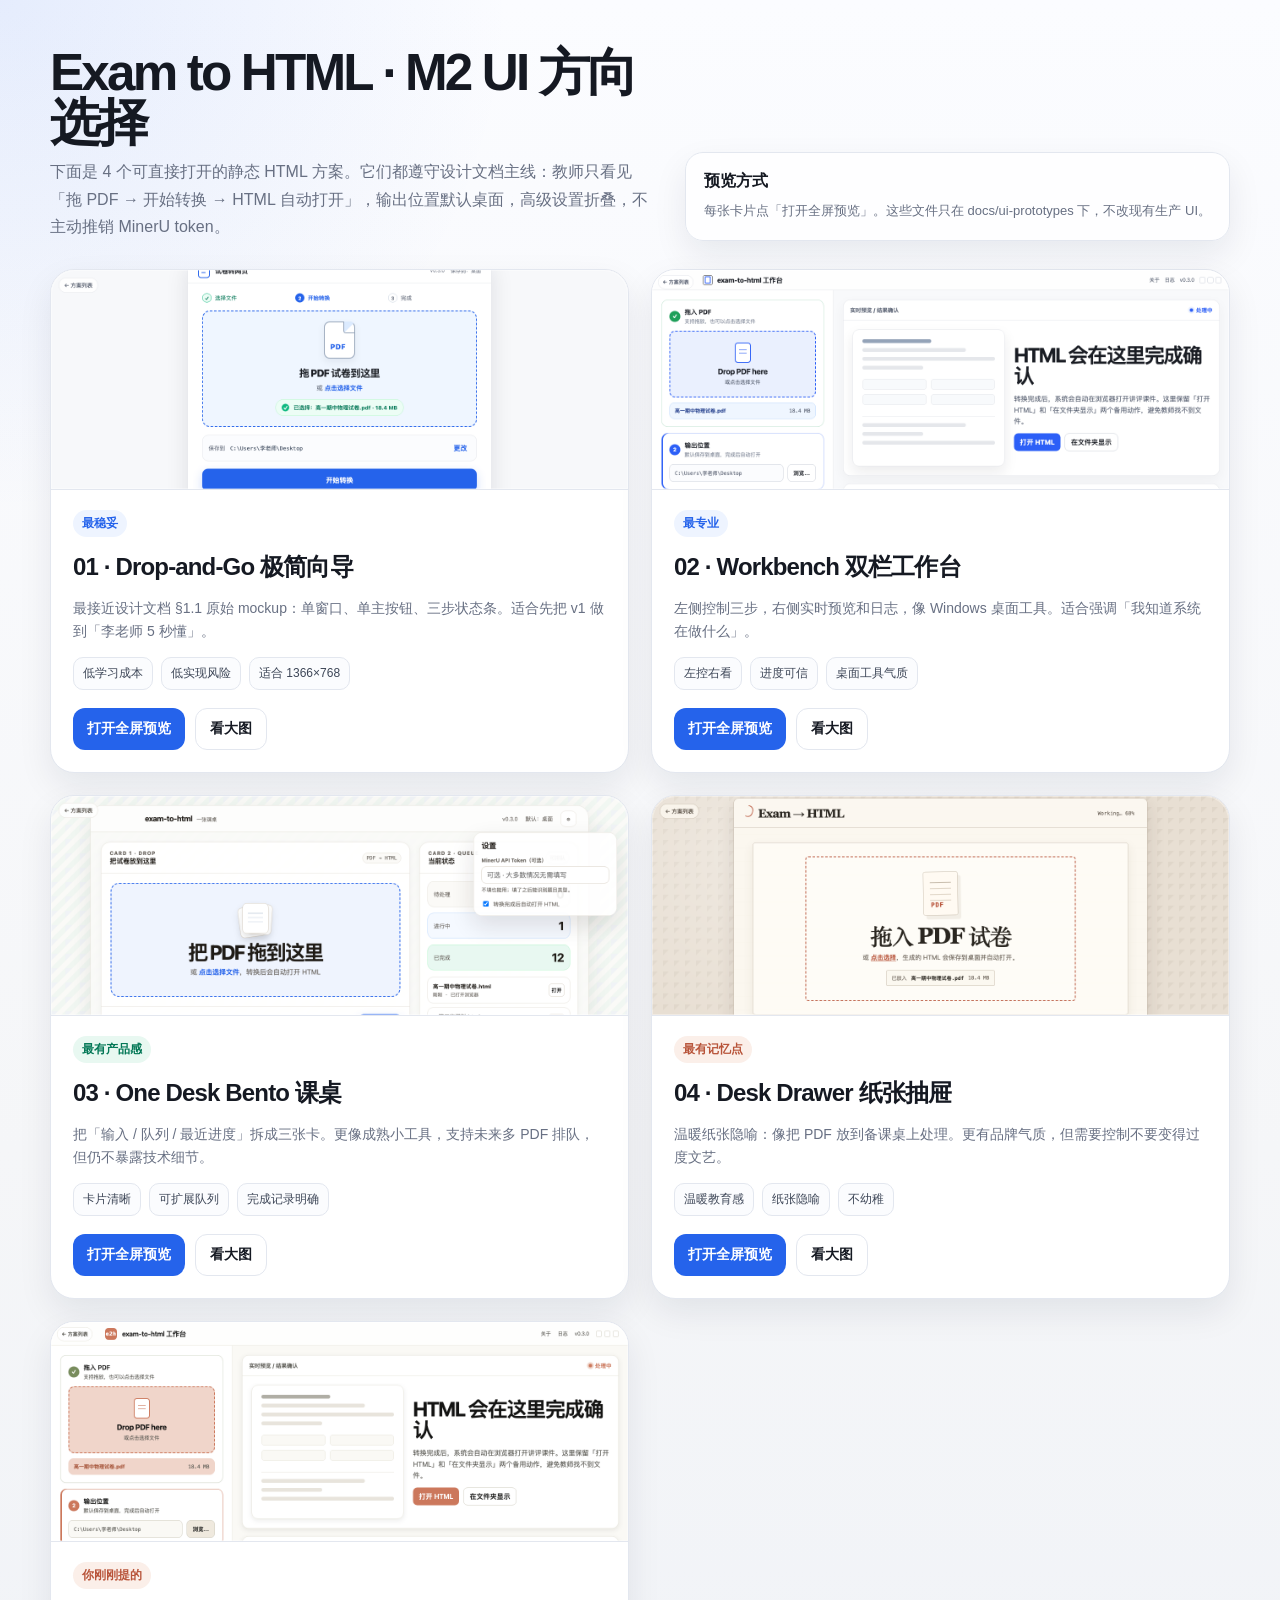
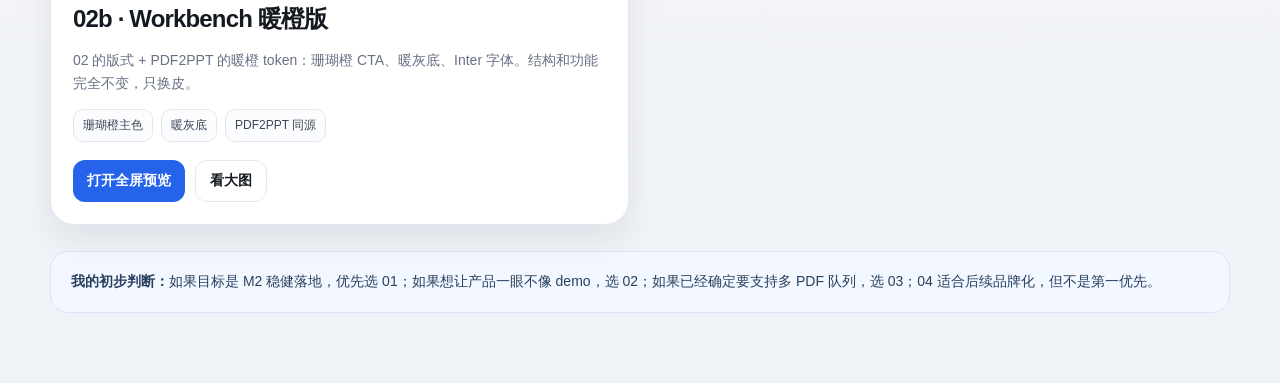
<file: docs/ui-prototypes/index.html>
<!DOCTYPE html>
<html lang="zh-CN">
<head>
  <meta charset="UTF-8">
  <meta name="viewport" content="width=device-width, initial-scale=1.0">
  <title>Exam to HTML · M2 UI Prototypes</title>
  <style>
    :root {
      --bg: #f5f6f8;
      --surface: #ffffff;
      --ink: #151922;
      --muted: #687083;
      --line: #e3e7ef;
      --blue: #2563eb;
      --blue-soft: #eef4ff;
      --green: #10b981;
      --warm: #b8543a;
      --paper: #fbf7ef;
      --shadow: 0 14px 34px rgba(19, 30, 49, 0.08);
    }

    * { box-sizing: border-box; }

    html, body { min-height: 100%; }

    body {
      margin: 0;
      font-family: -apple-system, BlinkMacSystemFont, "Segoe UI", "PingFang SC", "Microsoft YaHei", sans-serif;
      color: var(--ink);
      background:
        radial-gradient(circle at top left, rgba(37, 99, 235, 0.10), transparent 32rem),
        linear-gradient(180deg, #fbfcff 0%, var(--bg) 58%, #eff2f7 100%);
    }

    .page {
      width: min(1180px, calc(100vw - 48px));
      margin: 0 auto;
      padding: 48px 0 56px;
    }

    .hero {
      display: grid;
      grid-template-columns: 1fr auto;
      gap: 28px;
      align-items: end;
      margin-bottom: 28px;
    }

    h1 {
      margin: 0 0 10px;
      font-size: clamp(32px, 4vw, 54px);
      letter-spacing: -0.055em;
      line-height: 0.98;
    }

    .hero p {
      max-width: 760px;
      margin: 0;
      color: var(--muted);
      font-size: 16px;
      line-height: 1.72;
    }

    .meta-card {
      min-width: 280px;
      padding: 18px;
      border: 1px solid var(--line);
      border-radius: 18px;
      background: rgba(255, 255, 255, 0.72);
      box-shadow: var(--shadow);
      backdrop-filter: blur(16px);
    }

    .meta-card strong { display: block; margin-bottom: 8px; }
    .meta-card span { display: block; color: var(--muted); font-size: 13px; line-height: 1.65; }

    .grid {
      display: grid;
      grid-template-columns: repeat(2, minmax(0, 1fr));
      gap: 22px;
    }

    .card {
      min-height: 420px;
      display: flex;
      flex-direction: column;
      overflow: hidden;
      border: 1px solid var(--line);
      border-radius: 24px;
      background: var(--surface);
      box-shadow: var(--shadow);
    }

    .thumb {
      position: relative;
      height: 220px;
      border-bottom: 1px solid var(--line);
      overflow: hidden;
      background: #f5f6f8;
      display: block;
    }

    .thumb img {
      width: 100%;
      height: 100%;
      object-fit: cover;
      object-position: top center;
      display: block;
    }

    .thumb::after {
      content: "";
      position: absolute;
      inset: 0;
      border-radius: 24px 24px 0 0;
      box-shadow: inset 0 0 0 1px rgba(255, 255, 255, 0.35);
      pointer-events: none;
    }

    .body {
      flex: 1;
      padding: 20px 22px 22px;
      display: flex;
      flex-direction: column;
      gap: 14px;
    }

    .tag {
      width: fit-content;
      padding: 5px 9px;
      border-radius: 999px;
      font-size: 12px;
      font-weight: 700;
      color: var(--blue);
      background: var(--blue-soft);
    }

    .tag.warm { color: var(--warm); background: #fbefe9; }
    .tag.green { color: #047857; background: #e8f8f1; }

    h2 {
      margin: 0;
      font-size: 24px;
      letter-spacing: -0.035em;
    }

    .body p {
      margin: 0;
      color: var(--muted);
      font-size: 14px;
      line-height: 1.65;
    }

    .traits {
      display: flex;
      flex-wrap: wrap;
      gap: 8px;
      margin-top: auto;
    }

    .traits span {
      padding: 7px 9px;
      border: 1px solid var(--line);
      border-radius: 10px;
      color: #3d4657;
      font-size: 12px;
      background: #fbfcfe;
    }

    .actions {
      display: flex;
      gap: 10px;
      margin-top: 4px;
    }

    a.button {
      display: inline-flex;
      align-items: center;
      justify-content: center;
      min-height: 42px;
      padding: 0 14px;
      border-radius: 12px;
      text-decoration: none;
      font-size: 14px;
      font-weight: 700;
      transition: transform 160ms ease, background 160ms ease, border-color 160ms ease;
    }

    a.button.primary { color: #fff; background: var(--blue); }
    a.button.secondary { color: var(--ink); border: 1px solid var(--line); background: #fff; }
    a.button:hover { transform: translateY(-1px); }
    a.button:focus-visible { outline: 3px solid rgba(37, 99, 235, 0.28); outline-offset: 2px; }

    .note {
      margin-top: 26px;
      padding: 18px 20px;
      border: 1px solid #d9e3f7;
      border-radius: 18px;
      color: #27405f;
      background: #f3f7ff;
      line-height: 1.7;
      font-size: 14px;
    }

    @media (max-width: 920px) {
      .hero, .grid { grid-template-columns: 1fr; }
      .meta-card { min-width: 0; }
      .thumb iframe { transform: scale(0.33); }
    }
  </style>
</head>
<body>
  <main class="page">
    <section class="hero" aria-labelledby="title">
      <div>
        <h1 id="title">Exam to HTML · M2 UI 方向选择</h1>
        <p>下面是 4 个可直接打开的静态 HTML 方案。它们都遵守设计文档主线：教师只看见「拖 PDF → 开始转换 → HTML 自动打开」，输出位置默认桌面，高级设置折叠，不主动推销 MinerU token。</p>
      </div>
      <aside class="meta-card" aria-label="预览说明">
        <strong>预览方式</strong>
        <span>每张卡片点「打开全屏预览」。这些文件只在 docs/ui-prototypes 下，不改现有生产 UI。</span>
      </aside>
    </section>

    <section class="grid" aria-label="四个 UI 方案">
      <article class="card">
        <div class="thumb"><img src="screenshots/01-drop-and-go.png" alt="Drop-and-Go 缩略图"></div>
        <div class="body">
          <span class="tag">最稳妥</span>
          <h2>01 · Drop-and-Go 极简向导</h2>
          <p>最接近设计文档 §1.1 原始 mockup：单窗口、单主按钮、三步状态条。适合先把 v1 做到「李老师 5 秒懂」。</p>
          <div class="traits"><span>低学习成本</span><span>低实现风险</span><span>适合 1366×768</span></div>
          <div class="actions"><a class="button primary" href="01-drop-and-go.html">打开全屏预览</a><a class="button secondary" href="screenshots/01-drop-and-go.png" target="_blank">看大图</a></div>
        </div>
      </article>

      <article class="card">
        <div class="thumb"><img src="screenshots/02-workbench.png" alt="Workbench 缩略图"></div>
        <div class="body">
          <span class="tag">最专业</span>
          <h2>02 · Workbench 双栏工作台</h2>
          <p>左侧控制三步，右侧实时预览和日志，像 Windows 桌面工具。适合强调「我知道系统在做什么」。</p>
          <div class="traits"><span>左控右看</span><span>进度可信</span><span>桌面工具气质</span></div>
          <div class="actions"><a class="button primary" href="02-workbench.html">打开全屏预览</a><a class="button secondary" href="screenshots/02-workbench.png" target="_blank">看大图</a></div>
        </div>
      </article>

      <article class="card">
        <div class="thumb"><img src="screenshots/03-one-desk.png" alt="One Desk 缩略图"></div>
        <div class="body">
          <span class="tag green">最有产品感</span>
          <h2>03 · One Desk Bento 课桌</h2>
          <p>把「输入 / 队列 / 最近进度」拆成三张卡。更像成熟小工具，支持未来多 PDF 排队，但仍不暴露技术细节。</p>
          <div class="traits"><span>卡片清晰</span><span>可扩展队列</span><span>完成记录明确</span></div>
          <div class="actions"><a class="button primary" href="03-one-desk.html">打开全屏预览</a><a class="button secondary" href="screenshots/03-one-desk.png" target="_blank">看大图</a></div>
        </div>
      </article>

      <article class="card">
        <div class="thumb"><img src="screenshots/04-desk-drawer.png" alt="Desk Drawer 缩略图"></div>
        <div class="body">
          <span class="tag warm">最有记忆点</span>
          <h2>04 · Desk Drawer 纸张抽屉</h2>
          <p>温暖纸张隐喻：像把 PDF 放到备课桌上处理。更有品牌气质，但需要控制不要变得过度文艺。</p>
          <div class="traits"><span>温暖教育感</span><span>纸张隐喻</span><span>不幼稚</span></div>
          <div class="actions"><a class="button primary" href="04-desk-drawer.html">打开全屏预览</a><a class="button secondary" href="screenshots/04-desk-drawer.png" target="_blank">看大图</a></div>
        </div>
      </article>

      <article class="card">
        <div class="thumb"><img src="screenshots/02b-workbench-warm.png" alt="Workbench 暖橙版缩略图"></div>
        <div class="body">
          <span class="tag warm">你刚刚提的</span>
          <h2>02b · Workbench 暖橙版</h2>
          <p>02 的版式 + PDF2PPT 的暖橙 token：珊瑚橙 CTA、暖灰底、Inter 字体。结构和功能完全不变，只换皮。</p>
          <div class="traits"><span>珊瑚橙主色</span><span>暖灰底</span><span>PDF2PPT 同源</span></div>
          <div class="actions"><a class="button primary" href="02b-workbench-warm.html">打开全屏预览</a><a class="button secondary" href="screenshots/02b-workbench-warm.png" target="_blank">看大图</a></div>
        </div>
      </article>
    </section>

    <p class="note"><strong>我的初步判断：</strong>如果目标是 M2 稳健落地，优先选 01；如果想让产品一眼不像 demo，选 02；如果已经确定要支持多 PDF 队列，选 03；04 适合后续品牌化，但不是第一优先。</p>
  </main>
</body>
</html>
</file>
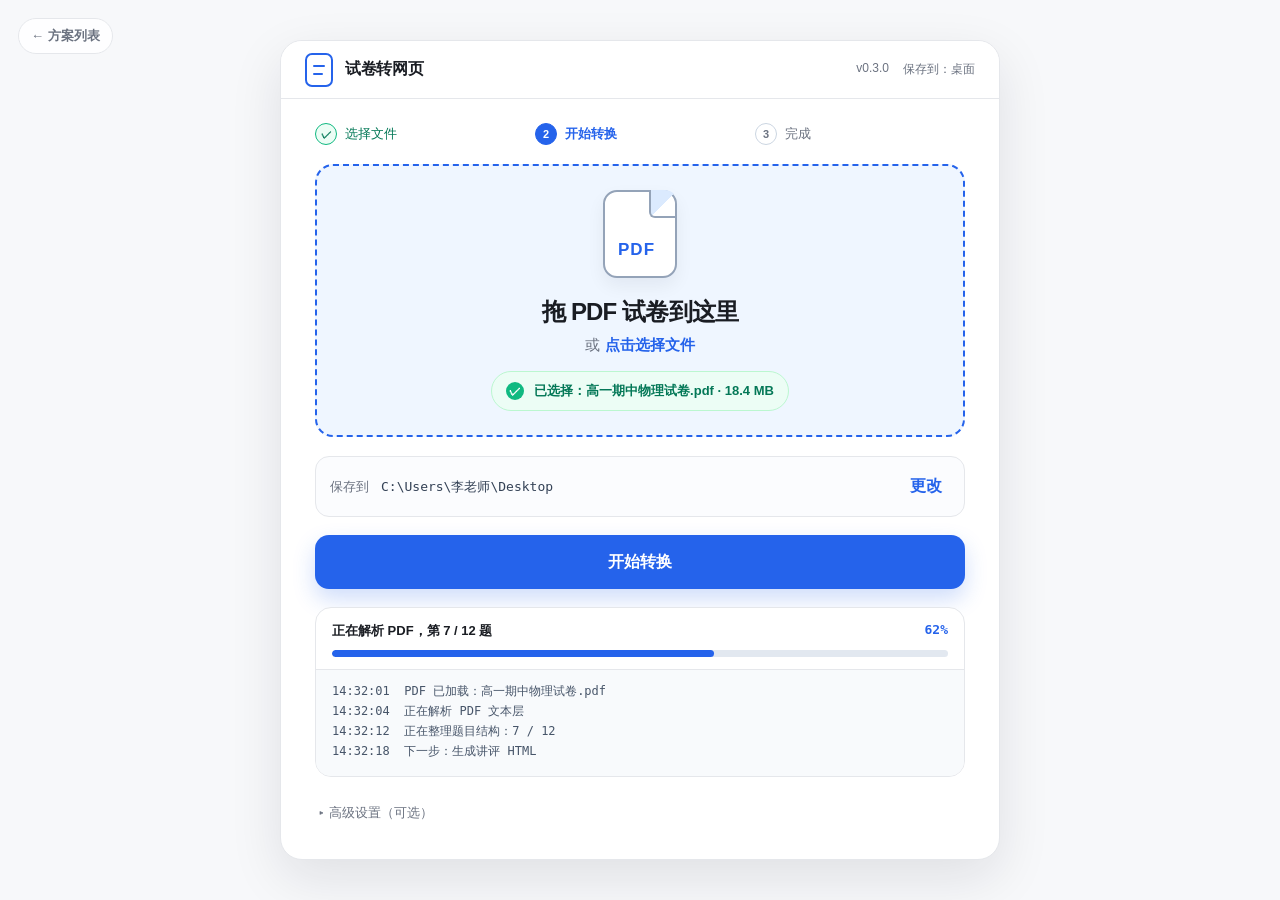
<file: docs/ui-prototypes/01-drop-and-go.html>
<!DOCTYPE html>
<html lang="zh-CN">
<head>
  <meta charset="UTF-8">
  <meta name="viewport" content="width=device-width, initial-scale=1.0">
  <title>01 Drop-and-Go · Exam to HTML</title>
  <style>
    :root {
      --bg: #f7f8fa;
      --surface: #ffffff;
      --ink: #1a1d23;
      --muted: #6b7280;
      --line: #e5e7eb;
      --line-strong: #cbd5e1;
      --blue: #2563eb;
      --blue-dark: #1d4ed8;
      --blue-soft: #eff6ff;
      --green: #10b981;
      --green-soft: #ecfdf5;
      --red: #dc2626;
      --amber: #f59e0b;
    }

    * { box-sizing: border-box; }

    html, body { height: 100%; }

    body {
      margin: 0;
      font-family: -apple-system, BlinkMacSystemFont, "Segoe UI", "PingFang SC", "Microsoft YaHei", "Helvetica Neue", Arial, sans-serif;
      color: var(--ink);
      background: var(--bg);
      display: grid;
      place-items: center;
      padding: 24px;
    }

    button, input { font: inherit; }

    .window {
      width: min(720px, 100%);
      min-height: 700px;
      display: flex;
      flex-direction: column;
      border: 1px solid var(--line);
      border-radius: 22px;
      background: var(--surface);
      box-shadow: 0 18px 52px rgba(15, 23, 42, 0.10);
      overflow: hidden;
    }

    .titlebar {
      min-height: 58px;
      display: flex;
      align-items: center;
      justify-content: space-between;
      padding: 0 24px;
      border-bottom: 1px solid var(--line);
      background: rgba(255, 255, 255, 0.92);
    }

    .brand { display: flex; align-items: center; gap: 12px; font-weight: 700; letter-spacing: -0.02em; }
    .mark {
      width: 28px;
      height: 34px;
      position: relative;
      border: 2px solid var(--blue);
      border-radius: 7px;
      background: #fff;
    }
    .mark::before, .mark::after { content: ""; position: absolute; left: 6px; right: 6px; height: 2px; background: var(--blue); border-radius: 999px; }
    .mark::before { top: 10px; }
    .mark::after { top: 18px; width: 10px; right: auto; }
    .top-meta { color: var(--muted); font-size: 12px; display: flex; gap: 14px; }

    .content {
      flex: 1;
      padding: 24px 34px 28px;
      display: flex;
      flex-direction: column;
      gap: 18px;
    }

    .steps {
      display: grid;
      grid-template-columns: repeat(3, 1fr);
      align-items: center;
      gap: 10px;
      margin-bottom: 2px;
    }

    .step {
      display: flex;
      align-items: center;
      gap: 8px;
      color: var(--muted);
      font-size: 13px;
      white-space: nowrap;
    }

    .dot {
      width: 22px;
      height: 22px;
      display: grid;
      place-items: center;
      border-radius: 999px;
      border: 1px solid var(--line-strong);
      background: #fff;
      color: var(--muted);
      font-size: 11px;
      font-weight: 700;
    }

    .step.active { color: var(--blue); font-weight: 700; }
    .step.active .dot { border-color: var(--blue); background: var(--blue); color: #fff; }
    .step.done { color: #047857; }
    .step.done .dot { border-color: var(--green); background: var(--green-soft); color: #047857; }

    .dropzone {
      min-height: 256px;
      display: grid;
      place-items: center;
      padding: 24px;
      border: 2px dashed var(--line-strong);
      border-radius: 18px;
      background: linear-gradient(180deg, #fff 0%, #fbfcfe 100%);
      text-align: center;
      transition: border-color 160ms ease, background 160ms ease, transform 160ms ease;
    }

    .dropzone:hover, .dropzone.dragging {
      border-color: var(--blue);
      background: var(--blue-soft);
      transform: translateY(-1px);
    }

    .file-icon {
      width: 74px;
      height: 88px;
      margin: 0 auto 18px;
      position: relative;
      border: 2px solid #94a3b8;
      border-radius: 14px;
      background: #fff;
      box-shadow: 0 8px 18px rgba(15, 23, 42, 0.06);
    }
    .file-icon::before {
      content: "";
      position: absolute;
      top: -2px;
      right: -2px;
      width: 26px;
      height: 26px;
      background: linear-gradient(135deg, #dbeafe 0 50%, transparent 50%);
      border-left: 2px solid #94a3b8;
      border-bottom: 2px solid #94a3b8;
      border-radius: 0 12px 0 6px;
    }
    .file-icon::after {
      content: "PDF";
      position: absolute;
      left: 13px;
      bottom: 16px;
      color: var(--blue);
      font-size: 17px;
      font-weight: 800;
      letter-spacing: 0.06em;
    }

    .drop-title { margin: 0; font-size: 24px; font-weight: 800; letter-spacing: -0.035em; }
    .drop-sub { margin: 8px 0 0; color: var(--muted); font-size: 15px; }
    .pick { color: var(--blue); font-weight: 700; text-decoration: none; }

    .selected {
      margin-top: 16px;
      display: inline-flex;
      align-items: center;
      gap: 10px;
      padding: 10px 14px;
      border: 1px solid #bbf7d0;
      border-radius: 999px;
      background: var(--green-soft);
      color: #047857;
      font-size: 13px;
      font-weight: 700;
    }
    .selected .mini-check { width: 18px; height: 18px; display: grid; place-items: center; border-radius: 999px; background: var(--green); color: #fff; font-size: 12px; }

    .output {
      display: grid;
      grid-template-columns: auto 1fr auto;
      align-items: center;
      gap: 12px;
      padding: 13px 14px;
      border: 1px solid var(--line);
      border-radius: 14px;
      background: #fbfcfe;
    }
    .output label { color: var(--muted); font-size: 13px; }
    .path {
      min-width: 0;
      overflow: hidden;
      text-overflow: ellipsis;
      white-space: nowrap;
      font-family: ui-monospace, SFMono-Regular, Menlo, Consolas, monospace;
      color: #334155;
      font-size: 13px;
    }
    .link-btn { border: 0; background: transparent; color: var(--blue); font-weight: 700; cursor: pointer; padding: 6px 8px; border-radius: 8px; }
    .link-btn:hover { background: var(--blue-soft); }

    .cta {
      min-height: 54px;
      border: 0;
      border-radius: 14px;
      background: var(--blue);
      color: #fff;
      font-size: 16px;
      font-weight: 800;
      cursor: pointer;
      box-shadow: 0 10px 22px rgba(37, 99, 235, 0.22);
    }
    .cta:hover { background: var(--blue-dark); }
    .cta:focus-visible, .link-btn:focus-visible, summary:focus-visible { outline: 3px solid rgba(37, 99, 235, 0.24); outline-offset: 2px; }

    .progress {
      border: 1px solid var(--line);
      border-radius: 16px;
      overflow: hidden;
      background: #fff;
    }
    .progress-head {
      display: flex;
      justify-content: space-between;
      gap: 18px;
      padding: 14px 16px 10px;
      font-size: 13px;
      font-weight: 700;
    }
    .progress-head span:last-child { color: var(--blue); font-family: ui-monospace, SFMono-Regular, Menlo, Consolas, monospace; }
    .bar { height: 7px; margin: 0 16px 12px; overflow: hidden; border-radius: 999px; background: #e2e8f0; }
    .bar div { width: 62%; height: 100%; border-radius: inherit; background: var(--blue); }
    .log {
      margin: 0;
      padding: 12px 16px 14px;
      border-top: 1px solid var(--line);
      color: #475569;
      background: #f8fafc;
      font-family: ui-monospace, SFMono-Regular, Menlo, Consolas, monospace;
      font-size: 12px;
      line-height: 1.65;
      white-space: pre-wrap;
    }

    details {
      border: 1px solid transparent;
      border-radius: 14px;
      background: transparent;
    }
    summary {
      width: fit-content;
      cursor: pointer;
      color: var(--muted);
      font-size: 13px;
      list-style: none;
      padding: 8px 2px;
    }
    summary::-webkit-details-marker { display: none; }
    summary::before { content: "▸ "; }
    details[open] summary::before { content: "▾ "; }
    .adv-body {
      display: grid;
      grid-template-columns: 1fr auto;
      gap: 10px;
      align-items: end;
      margin-top: 6px;
      padding: 14px;
      border: 1px solid var(--line);
      border-radius: 14px;
      background: #fbfcfe;
    }
    .field span { display: block; color: var(--muted); font-size: 12px; margin-bottom: 6px; }
    .field input { width: 100%; height: 42px; border: 1px solid var(--line-strong); border-radius: 10px; padding: 0 12px; }
    .save { height: 42px; padding: 0 14px; border: 1px solid var(--line-strong); border-radius: 10px; background: #fff; color: var(--ink); font-weight: 700; }
    .hint { grid-column: 1 / -1; margin: -2px 0 0; color: var(--muted); font-size: 12px; line-height: 1.55; }

    .back {
      position: fixed;
      left: 18px;
      top: 18px;
      color: var(--muted);
      text-decoration: none;
      font-size: 13px;
      font-weight: 700;
      background: rgba(255,255,255,0.86);
      border: 1px solid var(--line);
      border-radius: 999px;
      padding: 8px 12px;
    }

    @media (max-height: 760px) {
      body { padding: 14px; }
      .window { min-height: auto; }
      .dropzone { min-height: 220px; }
      .content { gap: 14px; padding: 20px 28px 22px; }
    }
  </style>
</head>
<body>
  <a class="back" href="index.html">← 方案列表</a>
  <section class="window" aria-label="Drop-and-Go UI prototype">
    <header class="titlebar">
      <div class="brand"><span class="mark" aria-hidden="true"></span><span>试卷转网页</span></div>
      <div class="top-meta"><span>v0.3.0</span><span>保存到：桌面</span></div>
    </header>

    <main class="content">
      <nav class="steps" aria-label="转换步骤">
        <div class="step done"><span class="dot">✓</span><span>选择文件</span></div>
        <div class="step active"><span class="dot">2</span><span>开始转换</span></div>
        <div class="step"><span class="dot">3</span><span>完成</span></div>
      </nav>

      <section class="dropzone dragging" aria-label="拖放 PDF 区域">
        <div>
          <div class="file-icon" aria-hidden="true"></div>
          <p class="drop-title">拖 PDF 试卷到这里</p>
          <p class="drop-sub">或 <a class="pick" href="#">点击选择文件</a></p>
          <div class="selected"><span class="mini-check">✓</span><span>已选择：高一期中物理试卷.pdf · 18.4 MB</span></div>
        </div>
      </section>

      <section class="output" aria-label="输出位置">
        <label>保存到</label>
        <div class="path">C:\Users\李老师\Desktop</div>
        <button class="link-btn">更改</button>
      </section>

      <button class="cta">开始转换</button>

      <section class="progress" aria-live="polite" aria-label="转换进度">
        <div class="progress-head"><span>正在解析 PDF，第 7 / 12 题</span><span>62%</span></div>
        <div class="bar" aria-hidden="true"><div></div></div>
        <pre class="log">14:32:01  PDF 已加载：高一期中物理试卷.pdf
14:32:04  正在解析 PDF 文本层
14:32:12  正在整理题目结构：7 / 12
14:32:18  下一步：生成讲评 HTML</pre>
      </section>

      <details>
        <summary>高级设置（可选）</summary>
        <div class="adv-body">
          <label class="field"><span>MinerU API Token（可选）</span><input type="password" placeholder="不填也能用" value=""></label>
          <button class="save">保存</button>
          <p class="hint">不填也能用。填了之后能识别题目类型（单选 / 多选 / 解答）。</p>
        </div>
      </details>
    </main>
  </section>
</body>
</html>
</file>
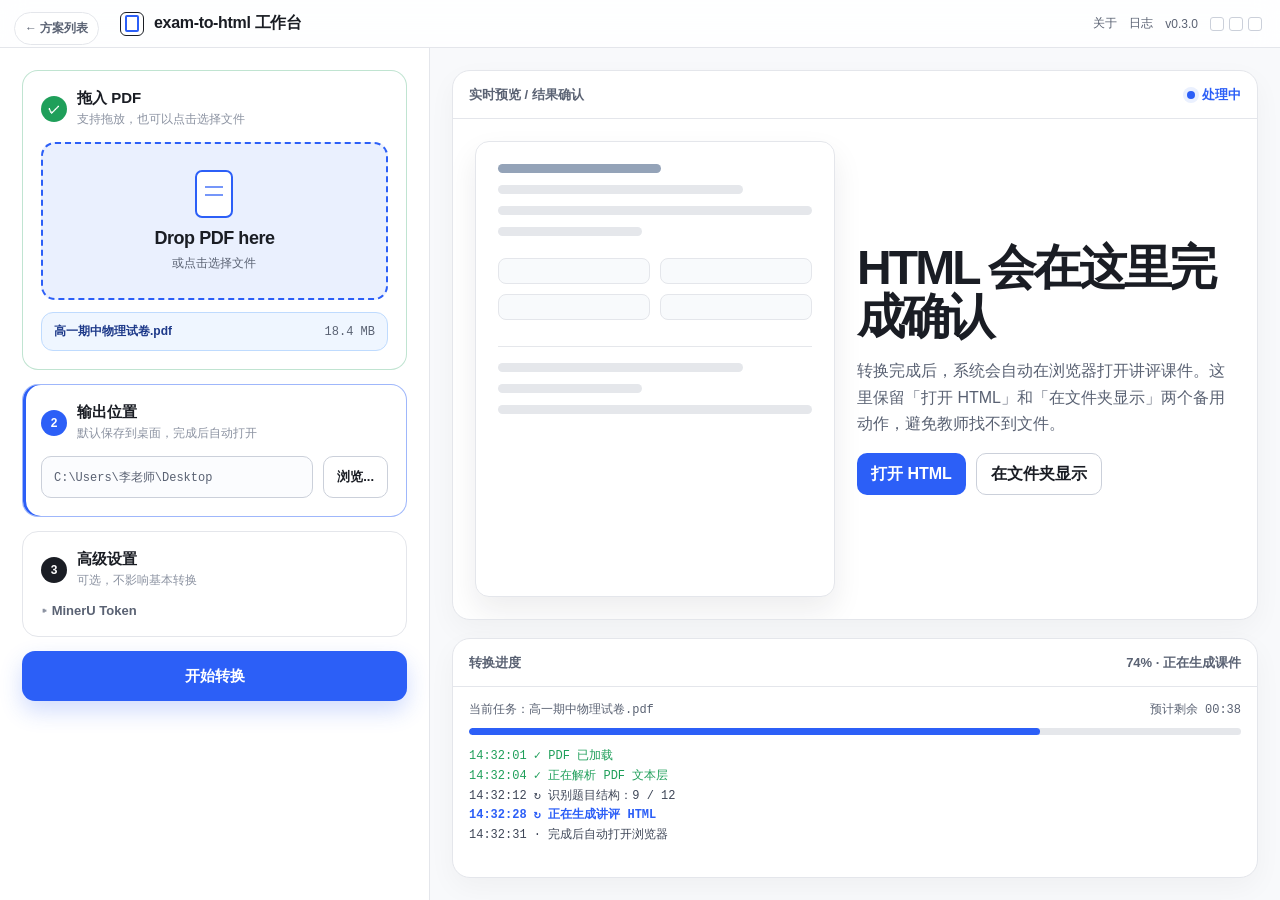
<file: docs/ui-prototypes/02-workbench.html>
<!DOCTYPE html>
<html lang="zh-CN">
<head>
  <meta charset="UTF-8">
  <meta name="viewport" content="width=device-width, initial-scale=1.0">
  <title>02 Workbench · Exam to HTML</title>
  <style>
    :root {
      --canvas: #f8f9fb;
      --panel: #ffffff;
      --ink: #1a1d24;
      --secondary: #5a6273;
      --muted: #8b92a1;
      --line: #e4e6eb;
      --line-strong: #cbd0da;
      --accent: #2c5ff7;
      --accent-soft: #eaf0fe;
      --success: #1f9f5a;
      --warning: #f5a623;
      --error: #e5484d;
      --mono: ui-monospace, SFMono-Regular, Menlo, Consolas, "Liberation Mono", monospace;
    }

    * { box-sizing: border-box; }
    html, body { height: 100%; }
    body {
      margin: 0;
      color: var(--ink);
      background: var(--canvas);
      font-family: Inter, -apple-system, BlinkMacSystemFont, "Segoe UI", "PingFang SC", "Microsoft YaHei", sans-serif;
      overflow: hidden;
    }
    button, input { font: inherit; }

    .back {
      position: fixed;
      z-index: 20;
      left: 14px;
      top: 12px;
      color: var(--secondary);
      text-decoration: none;
      font-size: 12px;
      font-weight: 700;
      background: rgba(255,255,255,0.86);
      border: 1px solid var(--line);
      border-radius: 999px;
      padding: 7px 10px;
    }

    .app {
      height: 100vh;
      display: grid;
      grid-template-rows: 48px 1fr;
      background: var(--canvas);
    }

    .topbar {
      display: flex;
      align-items: center;
      justify-content: space-between;
      padding: 0 18px 0 120px;
      border-bottom: 1px solid var(--line);
      background: rgba(255,255,255,0.85);
      backdrop-filter: blur(12px);
    }

    .brand { display: flex; align-items: center; gap: 10px; font-weight: 750; letter-spacing: -0.02em; }
    .logo {
      width: 24px;
      height: 24px;
      display: grid;
      place-items: center;
      border: 1px solid var(--ink);
      border-radius: 6px;
      background: var(--panel);
    }
    .logo::before { content: ""; width: 10px; height: 13px; border: 2px solid var(--accent); border-radius: 2px; }
    .top-actions { display: flex; align-items: center; gap: 12px; color: var(--secondary); font-size: 12px; }
    .window-btns { display: flex; gap: 5px; }
    .window-btns span { width: 14px; height: 14px; border: 1px solid var(--line-strong); border-radius: 3px; background: #fff; }

    .workspace {
      min-height: 0;
      display: grid;
      grid-template-columns: 430px 1fr;
    }

    .left {
      min-height: 0;
      padding: 22px;
      border-right: 1px solid var(--line);
      background: #fff;
      overflow: auto;
    }

    .right {
      min-width: 0;
      min-height: 0;
      padding: 22px;
      display: grid;
      grid-template-rows: minmax(320px, 1fr) 240px;
      gap: 18px;
      overflow: hidden;
    }

    .step-card {
      position: relative;
      margin-bottom: 14px;
      padding: 18px;
      border: 1px solid var(--line);
      border-radius: 16px;
      background: var(--panel);
    }
    .step-card.active { border-color: rgba(44, 95, 247, 0.45); box-shadow: inset 3px 0 0 var(--accent); }
    .step-card.done { border-color: rgba(31, 159, 90, 0.28); }

    .step-head { display: flex; align-items: center; gap: 10px; margin-bottom: 14px; }
    .badge {
      width: 26px;
      height: 26px;
      display: grid;
      place-items: center;
      border-radius: 999px;
      background: var(--ink);
      color: #fff;
      font-size: 12px;
      font-weight: 800;
    }
    .done .badge { background: var(--success); }
    .active .badge { background: var(--accent); }
    .step-title { margin: 0; font-size: 15px; font-weight: 760; }
    .step-sub { margin: 3px 0 0; color: var(--muted); font-size: 12px; }

    .drop {
      height: 158px;
      display: grid;
      place-items: center;
      border: 2px dashed var(--accent);
      border-radius: 14px;
      background: var(--accent-soft);
      text-align: center;
    }
    .drop strong { display: block; font-size: 18px; letter-spacing: -0.025em; }
    .drop span { display: block; margin-top: 6px; color: var(--secondary); font-size: 12px; }
    .doc-mini {
      width: 38px;
      height: 48px;
      margin: 0 auto 10px;
      border: 2px solid var(--accent);
      border-radius: 7px;
      background: white;
      position: relative;
    }
    .doc-mini::after { content: ""; position: absolute; left: 8px; right: 8px; top: 14px; height: 2px; background: var(--accent); box-shadow: 0 8px 0 var(--accent); opacity: 0.65; }

    .file-pill {
      display: grid;
      grid-template-columns: 1fr auto;
      gap: 12px;
      align-items: center;
      margin-top: 12px;
      padding: 10px 12px;
      border: 1px solid #bfdbfe;
      border-radius: 12px;
      color: #1e3a8a;
      background: #eff6ff;
      font-size: 12px;
    }
    .file-pill b { overflow: hidden; text-overflow: ellipsis; white-space: nowrap; }
    .file-pill code { font-family: var(--mono); color: var(--secondary); }

    .input-row { display: grid; grid-template-columns: 1fr auto; gap: 10px; }
    .path-input { min-width: 0; height: 42px; border: 1px solid var(--line-strong); border-radius: 10px; padding: 0 12px; font-family: var(--mono); font-size: 12px; color: var(--secondary); background: #fbfcfe; }
    .small-btn { height: 42px; padding: 0 13px; border: 1px solid var(--line-strong); border-radius: 10px; background: #fff; color: var(--ink); font-size: 13px; font-weight: 720; cursor: pointer; }

    details summary { cursor: pointer; list-style: none; color: var(--secondary); font-size: 13px; font-weight: 720; }
    details summary::-webkit-details-marker { display: none; }
    details summary::before { content: "▸ "; color: var(--muted); }
    details[open] summary::before { content: "▾ "; }
    .token-box { margin-top: 12px; }
    .token-box input { width: 100%; height: 40px; border: 1px solid var(--line-strong); border-radius: 10px; padding: 0 12px; }
    .token-box p { margin: 8px 0 0; color: var(--muted); font-size: 12px; line-height: 1.55; }

    .primary {
      width: 100%;
      height: 50px;
      border: 0;
      border-radius: 13px;
      color: #fff;
      background: var(--accent);
      box-shadow: 0 10px 22px rgba(44, 95, 247, 0.22);
      font-size: 15px;
      font-weight: 800;
      cursor: pointer;
    }

    .preview-card, .log-card {
      min-height: 0;
      border: 1px solid var(--line);
      border-radius: 18px;
      background: var(--panel);
      overflow: hidden;
      box-shadow: 0 10px 28px rgba(26, 29, 36, 0.04);
    }

    .preview-head, .log-head {
      height: 48px;
      display: flex;
      align-items: center;
      justify-content: space-between;
      padding: 0 16px;
      border-bottom: 1px solid var(--line);
      color: var(--secondary);
      font-size: 13px;
      font-weight: 720;
    }
    .status-dot { display: inline-flex; align-items: center; gap: 7px; color: var(--accent); }
    .status-dot::before { content: ""; width: 8px; height: 8px; border-radius: 999px; background: var(--accent); box-shadow: 0 0 0 4px var(--accent-soft); }

    .preview-body {
      height: calc(100% - 48px);
      padding: 22px;
      display: grid;
      grid-template-columns: minmax(220px, 360px) 1fr;
      gap: 22px;
      align-items: stretch;
    }

    .pdf-page {
      border: 1px solid var(--line);
      border-radius: 14px;
      background: #fff;
      box-shadow: 0 14px 30px rgba(26, 29, 36, 0.08);
      padding: 22px;
      overflow: hidden;
    }
    .paper-line { height: 9px; margin-bottom: 12px; border-radius: 999px; background: #e5e7eb; }
    .paper-line.dark { width: 52%; background: #94a3b8; }
    .paper-line.mid { width: 78%; }
    .paper-line.short { width: 46%; }
    .answer-grid { display: grid; grid-template-columns: 1fr 1fr; gap: 10px; margin-top: 22px; }
    .answer-grid span { height: 26px; border: 1px solid var(--line); border-radius: 8px; background: #f8fafc; }

    .result-panel { display: flex; flex-direction: column; justify-content: center; gap: 16px; min-width: 0; }
    .result-panel h1 { margin: 0; font-size: clamp(28px, 4vw, 48px); line-height: 1.04; letter-spacing: -0.06em; }
    .result-panel p { margin: 0; color: var(--secondary); line-height: 1.65; }
    .preview-actions { display: flex; gap: 10px; }
    .preview-actions button { height: 42px; padding: 0 14px; border-radius: 10px; font-weight: 760; cursor: pointer; }
    .open { border: 0; color: #fff; background: var(--accent); }
    .ghost { border: 1px solid var(--line-strong); color: var(--ink); background: #fff; }

    .log-card { display: grid; grid-template-rows: 48px 1fr; }
    .progress-line { padding: 14px 16px 0; }
    .progress-meta { display: flex; justify-content: space-between; color: var(--secondary); font: 12px var(--mono); }
    .bar { height: 7px; margin-top: 10px; border-radius: 999px; overflow: hidden; background: #e5e7eb; }
    .bar div { width: 74%; height: 100%; border-radius: inherit; background: var(--accent); }
    .logs { padding: 12px 16px 16px; color: #3f4758; font: 12px/1.65 var(--mono); overflow: hidden; }
    .logs div { white-space: nowrap; overflow: hidden; text-overflow: ellipsis; }
    .logs .now { color: var(--accent); font-weight: 800; }
    .logs .ok { color: var(--success); }

    button:focus-visible, .back:focus-visible, summary:focus-visible { outline: 3px solid rgba(44, 95, 247, 0.25); outline-offset: 2px; }

    @media (max-width: 980px) {
      body { overflow: auto; }
      .app { min-height: 100vh; height: auto; }
      .topbar { padding-left: 100px; }
      .workspace { grid-template-columns: 1fr; }
      .left { border-right: 0; border-bottom: 1px solid var(--line); }
      .right { grid-template-rows: auto auto; }
      .preview-body { grid-template-columns: 1fr; }
    }
  </style>
</head>
<body>
  <a class="back" href="index.html">← 方案列表</a>
  <div class="app">
    <header class="topbar">
      <div class="brand"><span class="logo" aria-hidden="true"></span><span>exam-to-html 工作台</span></div>
      <div class="top-actions"><span>关于</span><span>日志</span><span>v0.3.0</span><span class="window-btns"><span></span><span></span><span></span></span></div>
    </header>

    <main class="workspace">
      <section class="left" aria-label="转换控制">
        <article class="step-card done">
          <div class="step-head"><span class="badge">✓</span><div><h2 class="step-title">拖入 PDF</h2><p class="step-sub">支持拖放，也可以点击选择文件</p></div></div>
          <div class="drop"><div><div class="doc-mini" aria-hidden="true"></div><strong>Drop PDF here</strong><span>或点击选择文件</span></div></div>
          <div class="file-pill"><b>高一期中物理试卷.pdf</b><code>18.4 MB</code></div>
        </article>

        <article class="step-card active">
          <div class="step-head"><span class="badge">2</span><div><h2 class="step-title">输出位置</h2><p class="step-sub">默认保存到桌面，完成后自动打开</p></div></div>
          <div class="input-row"><input class="path-input" value="C:\Users\李老师\Desktop" aria-label="输出位置"><button class="small-btn">浏览...</button></div>
        </article>

        <article class="step-card">
          <div class="step-head"><span class="badge">3</span><div><h2 class="step-title">高级设置</h2><p class="step-sub">可选，不影响基本转换</p></div></div>
          <details>
            <summary>MinerU Token</summary>
            <div class="token-box"><input type="password" placeholder="不填也能用"><p>填了之后能识别题目类型（单选 / 多选 / 解答）。</p></div>
          </details>
        </article>

        <button class="primary">开始转换</button>
      </section>

      <section class="right" aria-label="预览与进度">
        <article class="preview-card">
          <div class="preview-head"><span>实时预览 / 结果确认</span><span class="status-dot">处理中</span></div>
          <div class="preview-body">
            <div class="pdf-page" aria-label="PDF 页面缩略预览">
              <div class="paper-line dark"></div><div class="paper-line mid"></div><div class="paper-line"></div><div class="paper-line short"></div>
              <div class="answer-grid"><span></span><span></span><span></span><span></span></div>
              <div style="height: 1px; background:#e5e7eb; margin: 26px 0 16px;"></div>
              <div class="paper-line mid"></div><div class="paper-line short"></div><div class="paper-line"></div>
            </div>
            <div class="result-panel">
              <h1>HTML 会在这里完成确认</h1>
              <p>转换完成后，系统会自动在浏览器打开讲评课件。这里保留「打开 HTML」和「在文件夹显示」两个备用动作，避免教师找不到文件。</p>
              <div class="preview-actions"><button class="open">打开 HTML</button><button class="ghost">在文件夹显示</button></div>
            </div>
          </div>
        </article>

        <article class="log-card">
          <div class="log-head"><span>转换进度</span><span>74% · 正在生成课件</span></div>
          <div>
            <div class="progress-line"><div class="progress-meta"><span>当前任务：高一期中物理试卷.pdf</span><span>预计剩余 00:38</span></div><div class="bar"><div></div></div></div>
            <div class="logs">
              <div class="ok">14:32:01 ✓ PDF 已加载</div>
              <div class="ok">14:32:04 ✓ 正在解析 PDF 文本层</div>
              <div>14:32:12 ↻ 识别题目结构：9 / 12</div>
              <div class="now">14:32:28 ↻ 正在生成讲评 HTML</div>
              <div>14:32:31 · 完成后自动打开浏览器</div>
            </div>
          </div>
        </article>
      </section>
    </main>
  </div>
</body>
</html>
</file>
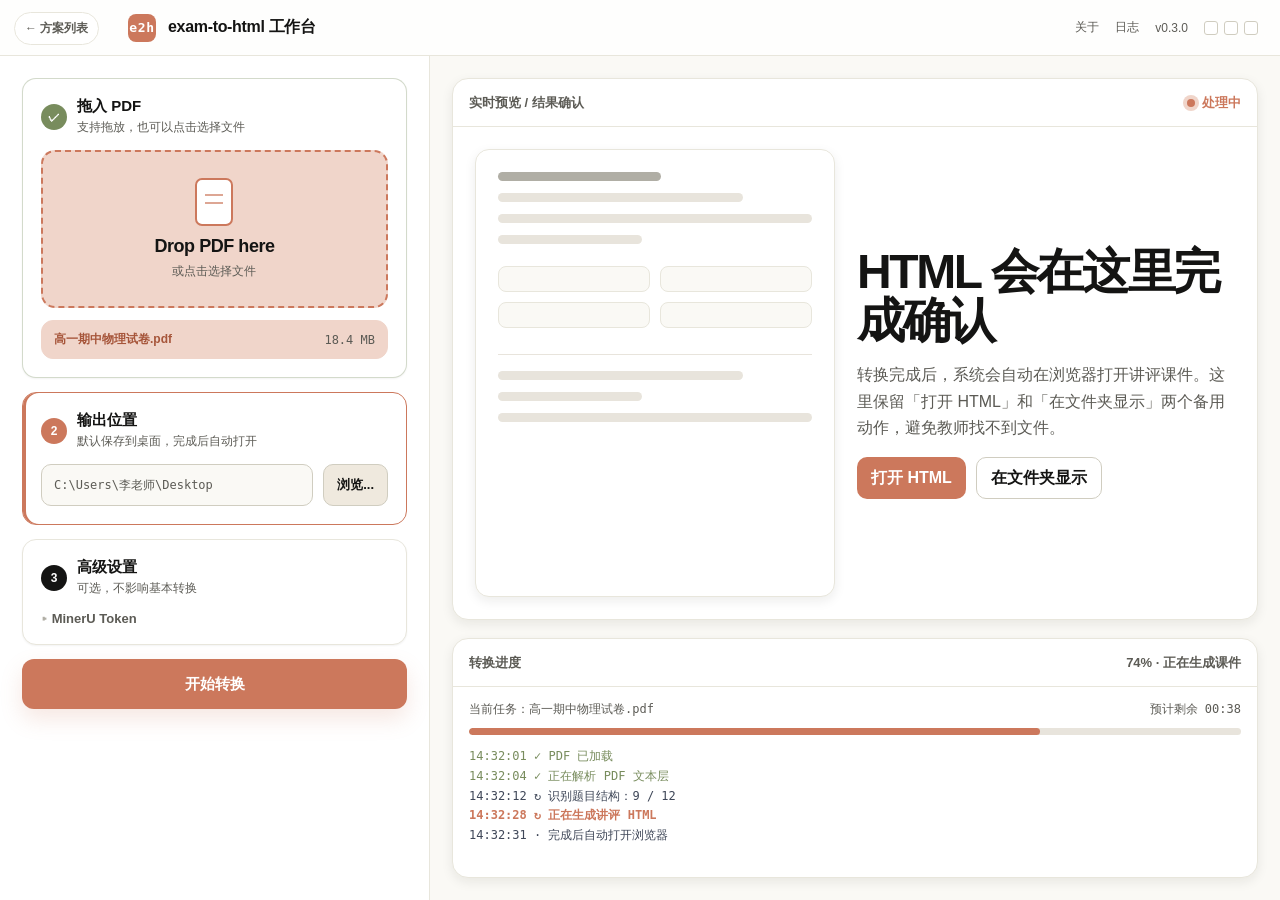
<file: docs/ui-prototypes/02b-workbench-warm.html>
<!DOCTYPE html>
<html lang="zh-CN">
<head>
  <meta charset="UTF-8">
  <meta name="viewport" content="width=device-width, initial-scale=1.0">
  <title>02b Workbench · Warm Coral (PDF2PPT 风格)</title>
  <style>
    /* PDF2PPT brand tokens — adapted */
    :root {
      --canvas: #faf9f5;
      --panel: #ffffff;
      --card-soft: #efe9de;
      --ink: #141413;
      --secondary: #5c5b55;
      --muted: #b0aea5;
      --line: #e8e6dc;
      --line-strong: #d0cdc0;
      --primary: #cc785c;       /* coral */
      --primary-hover: #b8664a;
      --primary-active: #a6553a;
      --primary-soft: #f0d5ca;
      --primary-glow: rgba(204, 120, 92, 0.18);
      --success: #788c5d;
      --warning: #d9a95e;
      --error: #c2554a;
      --info: #6a9bcc;
      --shadow-sm: 0 1px 2px rgba(20, 20, 19, 0.05);
      --shadow-md: 0 4px 12px rgba(20, 20, 19, 0.08);
      --shadow-lg: 0 12px 36px rgba(20, 20, 19, 0.10);
      --mono: "JetBrains Mono", ui-monospace, SFMono-Regular, Menlo, Consolas, monospace;
    }

    * { box-sizing: border-box; }
    html, body { height: 100%; }
    body {
      margin: 0;
      color: var(--ink);
      background: var(--canvas);
      font-family: Inter, -apple-system, BlinkMacSystemFont, "Segoe UI", "PingFang SC", "Microsoft YaHei", sans-serif;
      overflow: hidden;
    }
    button, input { font: inherit; }

    .back {
      position: fixed;
      z-index: 20;
      left: 14px;
      top: 12px;
      color: var(--secondary);
      text-decoration: none;
      font-size: 12px;
      font-weight: 700;
      background: rgba(255,255,255,0.86);
      border: 1px solid var(--line);
      border-radius: 999px;
      padding: 7px 10px;
    }

    .app {
      height: 100vh;
      display: grid;
      grid-template-rows: 56px 1fr;
      background: var(--canvas);
    }

    .topbar {
      display: flex;
      align-items: center;
      justify-content: space-between;
      padding: 0 22px 0 128px;
      border-bottom: 1px solid var(--line);
      background: rgba(255, 255, 255, 0.78);
      backdrop-filter: blur(12px);
    }

    .brand { display: flex; align-items: center; gap: 12px; font-weight: 600; letter-spacing: -0.02em; }
    .logo {
      width: 28px;
      height: 28px;
      display: grid;
      place-items: center;
      border-radius: 8px;
      background: var(--primary);
      color: #fff;
      font: 800 13px/1 var(--mono);
      letter-spacing: 0.05em;
    }
    .top-actions { display: flex; align-items: center; gap: 16px; color: var(--secondary); font-size: 12px; }
    .window-btns { display: flex; gap: 6px; }
    .window-btns span { width: 14px; height: 14px; border: 1px solid var(--line-strong); border-radius: 3px; background: #fff; }

    .workspace {
      min-height: 0;
      display: grid;
      grid-template-columns: 430px 1fr;
    }

    .left {
      min-height: 0;
      padding: 22px;
      border-right: 1px solid var(--line);
      background: var(--panel);
      overflow: auto;
    }

    .right {
      min-width: 0;
      min-height: 0;
      padding: 22px;
      display: grid;
      grid-template-rows: minmax(320px, 1fr) 240px;
      gap: 18px;
      overflow: hidden;
    }

    .step-card {
      position: relative;
      margin-bottom: 14px;
      padding: 18px;
      border: 1px solid var(--line);
      border-radius: 14px;
      background: var(--panel);
      box-shadow: var(--shadow-sm);
      transition: border-color 180ms ease, box-shadow 180ms ease;
    }
    .step-card.active { border-color: var(--primary); box-shadow: inset 3px 0 0 var(--primary); }
    .step-card.done { border-color: rgba(120, 140, 93, 0.32); }

    .step-head { display: flex; align-items: center; gap: 10px; margin-bottom: 14px; }
    .badge {
      width: 26px;
      height: 26px;
      display: grid;
      place-items: center;
      border-radius: 999px;
      background: var(--ink);
      color: #fff;
      font-size: 12px;
      font-weight: 700;
    }
    .done .badge { background: var(--success); }
    .active .badge { background: var(--primary); }
    .step-title { margin: 0; font-size: 15px; font-weight: 600; }
    .step-sub { margin: 3px 0 0; color: var(--secondary); font-size: 12px; }

    .drop {
      height: 158px;
      display: grid;
      place-items: center;
      border: 2px dashed var(--primary);
      border-radius: 14px;
      background: var(--primary-soft);
      text-align: center;
    }
    .drop strong { display: block; font-size: 18px; letter-spacing: -0.025em; }
    .drop span { display: block; margin-top: 6px; color: var(--secondary); font-size: 12px; }
    .doc-mini {
      width: 38px;
      height: 48px;
      margin: 0 auto 10px;
      border: 2px solid var(--primary);
      border-radius: 7px;
      background: white;
      position: relative;
    }
    .doc-mini::after { content: ""; position: absolute; left: 8px; right: 8px; top: 14px; height: 2px; background: var(--primary); box-shadow: 0 8px 0 var(--primary); opacity: 0.65; }

    .file-pill {
      display: grid;
      grid-template-columns: 1fr auto;
      gap: 12px;
      align-items: center;
      margin-top: 12px;
      padding: 10px 12px;
      border: 1px solid var(--primary-soft);
      border-radius: 12px;
      color: var(--primary-active);
      background: var(--primary-soft);
      font-size: 12px;
    }
    .file-pill b { overflow: hidden; text-overflow: ellipsis; white-space: nowrap; }
    .file-pill code { font-family: var(--mono); color: var(--secondary); }

    .input-row { display: grid; grid-template-columns: 1fr auto; gap: 10px; }
    .path-input { min-width: 0; height: 42px; border: 1px solid var(--line-strong); border-radius: 10px; padding: 0 12px; font-family: var(--mono); font-size: 12px; color: var(--secondary); background: var(--canvas); }
    .small-btn { height: 42px; padding: 0 13px; border: 1px solid var(--line-strong); border-radius: 10px; background: var(--card-soft); color: var(--ink); font-size: 13px; font-weight: 600; cursor: pointer; }
    .small-btn:hover { background: var(--line); }

    details summary { cursor: pointer; list-style: none; color: var(--secondary); font-size: 13px; font-weight: 600; }
    details summary::-webkit-details-marker { display: none; }
    details summary::before { content: "▸ "; color: var(--muted); }
    details[open] summary::before { content: "▾ "; }
    .token-box { margin-top: 12px; }
    .token-box input { width: 100%; height: 40px; border: 1px solid var(--line-strong); border-radius: 10px; padding: 0 12px; background: var(--canvas); }
    .token-box input:focus { outline: none; border-color: var(--primary); box-shadow: 0 0 0 3px var(--primary-glow); }
    .token-box p { margin: 8px 0 0; color: var(--secondary); font-size: 12px; line-height: 1.55; }

    .primary {
      width: 100%;
      height: 50px;
      border: 0;
      border-radius: 12px;
      color: #fff;
      background: var(--primary);
      box-shadow: 0 10px 22px var(--primary-glow);
      font-size: 15px;
      font-weight: 600;
      cursor: pointer;
    }
    .primary:hover { background: var(--primary-hover); transform: translateY(-1px); }

    .preview-card, .log-card {
      min-height: 0;
      border: 1px solid var(--line);
      border-radius: 16px;
      background: var(--panel);
      overflow: hidden;
      box-shadow: var(--shadow-md);
    }

    .preview-head, .log-head {
      height: 48px;
      display: flex;
      align-items: center;
      justify-content: space-between;
      padding: 0 16px;
      border-bottom: 1px solid var(--line);
      color: var(--secondary);
      font-size: 13px;
      font-weight: 600;
    }
    .status-dot { display: inline-flex; align-items: center; gap: 7px; color: var(--primary); }
    .status-dot::before { content: ""; width: 8px; height: 8px; border-radius: 999px; background: var(--primary); box-shadow: 0 0 0 4px var(--primary-soft); }

    .preview-body {
      height: calc(100% - 48px);
      padding: 22px;
      display: grid;
      grid-template-columns: minmax(220px, 360px) 1fr;
      gap: 22px;
      align-items: stretch;
    }

    .pdf-page {
      border: 1px solid var(--line);
      border-radius: 14px;
      background: #fff;
      box-shadow: var(--shadow-md);
      padding: 22px;
      overflow: hidden;
    }
    .paper-line { height: 9px; margin-bottom: 12px; border-radius: 999px; background: #e8e4dc; }
    .paper-line.dark { width: 52%; background: #b0aea5; }
    .paper-line.mid { width: 78%; }
    .paper-line.short { width: 46%; }
    .answer-grid { display: grid; grid-template-columns: 1fr 1fr; gap: 10px; margin-top: 22px; }
    .answer-grid span { height: 26px; border: 1px solid var(--line); border-radius: 8px; background: var(--canvas); }

    .result-panel { display: flex; flex-direction: column; justify-content: center; gap: 16px; min-width: 0; }
    .result-panel h1 { margin: 0; font-size: clamp(28px, 4vw, 48px); line-height: 1.04; letter-spacing: -0.05em; }
    .result-panel p { margin: 0; color: var(--secondary); line-height: 1.65; }
    .preview-actions { display: flex; gap: 10px; }
    .preview-actions button { height: 42px; padding: 0 14px; border-radius: 10px; font-weight: 600; cursor: pointer; }
    .open { border: 0; color: #fff; background: var(--primary); }
    .open:hover { background: var(--primary-hover); }
    .ghost { border: 1px solid var(--line-strong); color: var(--ink); background: #fff; }

    .log-card { display: grid; grid-template-rows: 48px 1fr; }
    .progress-line { padding: 14px 16px 0; }
    .progress-meta { display: flex; justify-content: space-between; color: var(--secondary); font: 12px var(--mono); }
    .bar { height: 7px; margin-top: 10px; border-radius: 999px; overflow: hidden; background: #e8e4dc; }
    .bar div { width: 74%; height: 100%; border-radius: inherit; background: var(--primary); }
    .logs { padding: 12px 16px 16px; color: #3f4758; font: 12px/1.65 var(--mono); overflow: hidden; }
    .logs div { white-space: nowrap; overflow: hidden; text-overflow: ellipsis; }
    .logs .now { color: var(--primary); font-weight: 700; }
    .logs .ok { color: var(--success); }

    button:focus-visible, .back:focus-visible, summary:focus-visible { outline: 3px solid var(--primary-glow); outline-offset: 2px; }

    @media (max-width: 980px) {
      body { overflow: auto; }
      .app { min-height: 100vh; height: auto; }
      .topbar { padding-left: 100px; }
      .workspace { grid-template-columns: 1fr; }
      .left { border-right: 0; border-bottom: 1px solid var(--line); }
      .right { grid-template-rows: auto auto; }
      .preview-body { grid-template-columns: 1fr; }
    }
  </style>
</head>
<body>
  <a class="back" href="index.html">← 方案列表</a>
  <div class="app">
    <header class="topbar">
      <div class="brand"><span class="logo" aria-hidden="true">e2h</span><span>exam-to-html 工作台</span></div>
      <div class="top-actions"><span>关于</span><span>日志</span><span>v0.3.0</span><span class="window-btns"><span></span><span></span><span></span></span></div>
    </header>

    <main class="workspace">
      <section class="left" aria-label="转换控制">
        <article class="step-card done">
          <div class="step-head"><span class="badge">✓</span><div><h2 class="step-title">拖入 PDF</h2><p class="step-sub">支持拖放，也可以点击选择文件</p></div></div>
          <div class="drop"><div><div class="doc-mini" aria-hidden="true"></div><strong>Drop PDF here</strong><span>或点击选择文件</span></div></div>
          <div class="file-pill"><b>高一期中物理试卷.pdf</b><code>18.4 MB</code></div>
        </article>

        <article class="step-card active">
          <div class="step-head"><span class="badge">2</span><div><h2 class="step-title">输出位置</h2><p class="step-sub">默认保存到桌面，完成后自动打开</p></div></div>
          <div class="input-row"><input class="path-input" value="C:\Users\李老师\Desktop" aria-label="输出位置"><button class="small-btn">浏览...</button></div>
        </article>

        <article class="step-card">
          <div class="step-head"><span class="badge">3</span><div><h2 class="step-title">高级设置</h2><p class="step-sub">可选，不影响基本转换</p></div></div>
          <details>
            <summary>MinerU Token</summary>
            <div class="token-box"><input type="password" placeholder="不填也能用"><p>填了之后能识别题目类型（单选 / 多选 / 解答）。</p></div>
          </details>
        </article>

        <button class="primary">开始转换</button>
      </section>

      <section class="right" aria-label="预览与进度">
        <article class="preview-card">
          <div class="preview-head"><span>实时预览 / 结果确认</span><span class="status-dot">处理中</span></div>
          <div class="preview-body">
            <div class="pdf-page" aria-label="PDF 页面缩略预览">
              <div class="paper-line dark"></div><div class="paper-line mid"></div><div class="paper-line"></div><div class="paper-line short"></div>
              <div class="answer-grid"><span></span><span></span><span></span><span></span></div>
              <div style="height: 1px; background:#e8e4dc; margin: 26px 0 16px;"></div>
              <div class="paper-line mid"></div><div class="paper-line short"></div><div class="paper-line"></div>
            </div>
            <div class="result-panel">
              <h1>HTML 会在这里完成确认</h1>
              <p>转换完成后，系统会自动在浏览器打开讲评课件。这里保留「打开 HTML」和「在文件夹显示」两个备用动作，避免教师找不到文件。</p>
              <div class="preview-actions"><button class="open">打开 HTML</button><button class="ghost">在文件夹显示</button></div>
            </div>
          </div>
        </article>

        <article class="log-card">
          <div class="log-head"><span>转换进度</span><span>74% · 正在生成课件</span></div>
          <div>
            <div class="progress-line"><div class="progress-meta"><span>当前任务：高一期中物理试卷.pdf</span><span>预计剩余 00:38</span></div><div class="bar"><div></div></div></div>
            <div class="logs">
              <div class="ok">14:32:01 ✓ PDF 已加载</div>
              <div class="ok">14:32:04 ✓ 正在解析 PDF 文本层</div>
              <div>14:32:12 ↻ 识别题目结构：9 / 12</div>
              <div class="now">14:32:28 ↻ 正在生成讲评 HTML</div>
              <div>14:32:31 · 完成后自动打开浏览器</div>
            </div>
          </div>
        </article>
      </section>
    </main>
  </div>
</body>
</html>
</file>
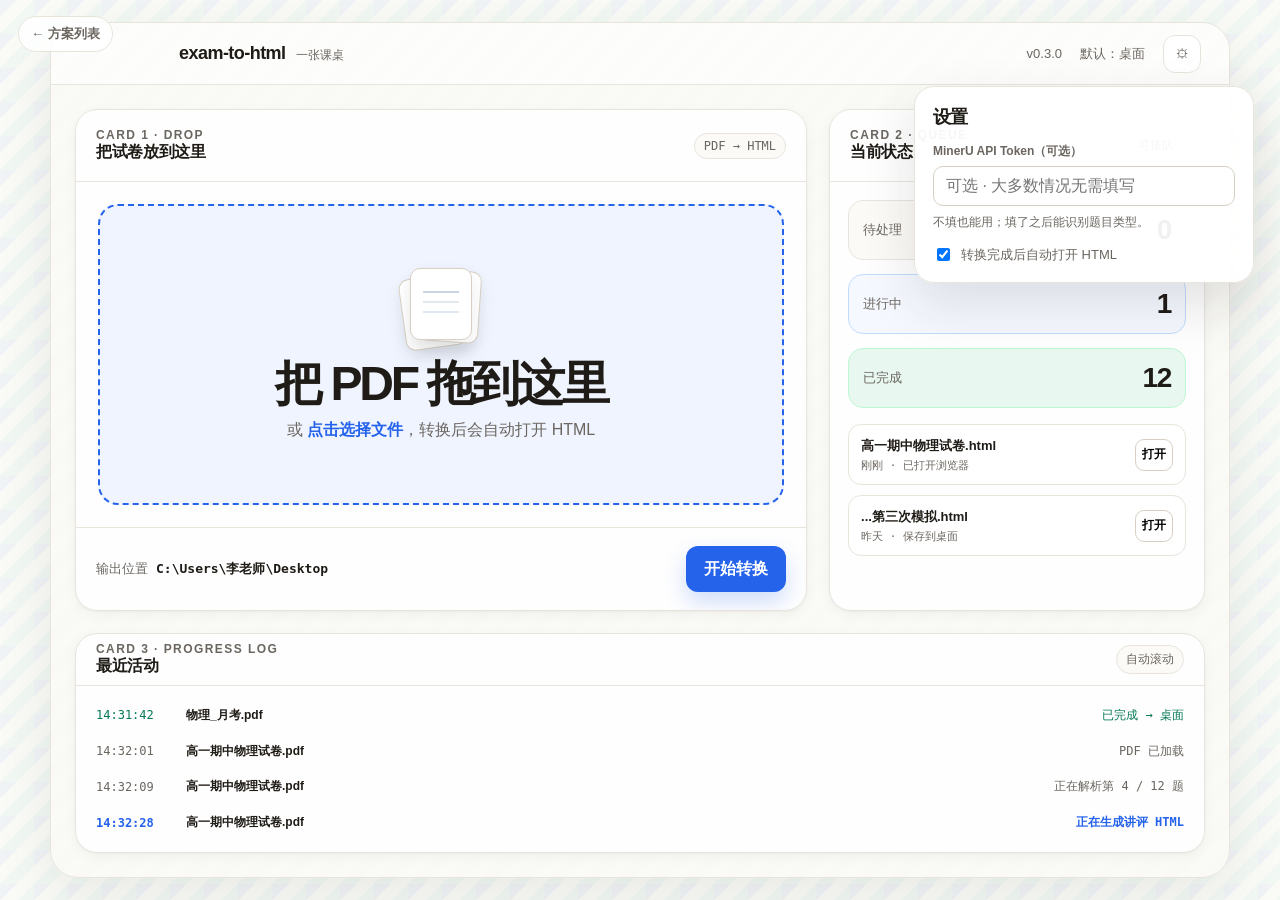
<file: docs/ui-prototypes/03-one-desk.html>
<!DOCTYPE html>
<html lang="zh-CN">
<head>
  <meta charset="UTF-8">
  <meta name="viewport" content="width=device-width, initial-scale=1.0">
  <title>03 One Desk · Exam to HTML</title>
  <style>
    :root {
      --desk: #fafaf7;
      --surface: #ffffff;
      --ink: #1f1b16;
      --muted: #6b6660;
      --line: #e8e4dc;
      --line-dark: #d8d0c4;
      --blue: #2563eb;
      --blue-soft: #eff4fe;
      --green: #10b981;
      --green-soft: #e8f8f1;
      --red: #dc2626;
      --shadow: 0 1px 2px rgba(31,27,22,0.04), 0 4px 14px rgba(31,27,22,0.04);
      --mono: "JetBrains Mono", ui-monospace, SFMono-Regular, Menlo, Consolas, monospace;
    }

    * { box-sizing: border-box; }
    html, body { min-height: 100%; }
    body {
      margin: 0;
      color: var(--ink);
      background:
        linear-gradient(135deg, rgba(37,99,235,0.045) 0 25%, transparent 25% 50%, rgba(16,185,129,0.035) 50% 75%, transparent 75%) 0 0 / 34px 34px,
        var(--desk);
      font-family: "IBM Plex Sans", -apple-system, BlinkMacSystemFont, "Segoe UI", "PingFang SC", "Microsoft YaHei", sans-serif;
    }
    button, input { font: inherit; }
    .back { position: fixed; left: 18px; top: 16px; z-index: 10; color: var(--muted); text-decoration: none; font-size: 13px; font-weight: 700; background: rgba(255,255,255,0.82); border: 1px solid var(--line); border-radius: 999px; padding: 8px 12px; }

    .shell { width: min(1180px, calc(100vw - 44px)); min-height: calc(100vh - 44px); margin: 22px auto; display: grid; grid-template-rows: 62px 1fr; border: 1px solid var(--line); border-radius: 28px; background: rgba(250,250,247,0.92); box-shadow: 0 18px 58px rgba(31,27,22,0.08); overflow: hidden; }
    .titlebar { display: flex; align-items: center; justify-content: space-between; padding: 0 28px 0 128px; border-bottom: 1px solid var(--line); background: rgba(255,255,255,0.62); }
    .brand { display: flex; align-items: baseline; gap: 10px; }
    .brand strong { font-size: 18px; letter-spacing: -0.03em; }
    .brand span { color: var(--muted); font: 12px var(--mono); }
    .top-right { display: flex; align-items: center; gap: 18px; color: var(--muted); font-size: 13px; }
    .gear { width: 38px; height: 38px; border: 1px solid var(--line); border-radius: 12px; background: #fff; color: var(--muted); cursor: pointer; }

    .grid { padding: 24px; display: grid; grid-template-columns: minmax(0, 1.85fr) minmax(300px, 0.95fr); grid-template-rows: minmax(360px, 1fr) 220px; gap: 22px; }
    .card { border: 1px solid var(--line); border-radius: 22px; background: rgba(255,255,255,0.88); box-shadow: var(--shadow); overflow: hidden; }
    .drop-card { display: grid; grid-template-rows: auto 1fr auto; }
    .card-head { display: flex; align-items: center; justify-content: space-between; padding: 18px 20px; border-bottom: 1px solid var(--line); }
    .kicker { color: var(--muted); font-size: 12px; font-weight: 800; letter-spacing: 0.12em; text-transform: uppercase; }
    .card-head strong { font-size: 16px; letter-spacing: -0.02em; }
    .pill { padding: 5px 9px; border: 1px solid var(--line); border-radius: 999px; color: var(--muted); background: #fbfaf7; font: 12px var(--mono); }

    .drop-area { margin: 22px; display: grid; place-items: center; border: 2px dashed var(--blue); border-radius: 20px; background: var(--blue-soft); text-align: center; transition: 150ms ease; }
    .drop-area:hover { transform: translateY(-1px); }
    .stack-icon { width: 94px; height: 72px; margin: 0 auto 20px; position: relative; }
    .paper { position: absolute; width: 62px; height: 72px; border: 1px solid var(--line-dark); border-radius: 10px; background: white; box-shadow: 0 8px 18px rgba(31,27,22,0.08); }
    .paper:nth-child(1) { left: 8px; top: 8px; transform: rotate(-8deg); }
    .paper:nth-child(2) { left: 24px; top: 2px; transform: rotate(4deg); }
    .paper:nth-child(3) { left: 16px; top: 0; }
    .paper::after { content: ""; position: absolute; left: 12px; right: 12px; top: 22px; height: 2px; background: #cbd5e1; box-shadow: 0 10px 0 #e2e8f0, 0 20px 0 #e2e8f0; }
    .drop-area h1 { margin: 0; font-size: clamp(30px, 4vw, 48px); letter-spacing: -0.065em; line-height: 1; }
    .drop-area p { margin: 12px 0 0; color: var(--muted); }
    .choose { color: var(--blue); font-weight: 800; text-decoration: none; }

    .drop-footer { display: grid; grid-template-columns: 1fr auto; gap: 16px; align-items: center; padding: 18px 20px; border-top: 1px solid var(--line); }
    .output { min-width: 0; display: flex; align-items: center; gap: 8px; color: var(--muted); font-size: 13px; }
    .output b { color: var(--ink); }
    .output code { font-family: var(--mono); }
    .primary { height: 46px; padding: 0 18px; border: 0; border-radius: 12px; color: #fff; background: var(--blue); font-weight: 850; cursor: pointer; box-shadow: 0 10px 22px rgba(37,99,235,0.22); }

    .queue { display: flex; flex-direction: column; }
    .queue-body { padding: 18px; display: grid; gap: 14px; }
    .stat { display: grid; grid-template-columns: 1fr auto; gap: 10px; align-items: center; padding: 13px 14px; border: 1px solid var(--line); border-radius: 15px; background: #fbfaf7; }
    .stat span { color: var(--muted); font-size: 13px; }
    .stat b { font-size: 28px; letter-spacing: -0.045em; }
    .stat.active { border-color: #bfdbfe; background: #f5f9ff; }
    .stat.done { border-color: #bbf7d0; background: var(--green-soft); }
    .recent { margin-top: 2px; display: grid; gap: 10px; }
    .file-row { display: grid; grid-template-columns: 1fr auto; gap: 10px; align-items: center; padding: 11px 12px; border: 1px solid var(--line); border-radius: 13px; background: white; }
    .file-row strong { overflow: hidden; text-overflow: ellipsis; white-space: nowrap; font-size: 13px; }
    .file-row small { display: block; margin-top: 3px; color: var(--muted); font: 11px var(--mono); }
    .file-row button { height: 32px; border: 1px solid var(--line-dark); border-radius: 9px; background: #fff; font-size: 12px; font-weight: 800; cursor: pointer; }

    .log-card { grid-column: 1 / -1; display: grid; grid-template-rows: 52px 1fr; }
    .log-body { padding: 16px 20px; display: grid; gap: 9px; overflow: hidden; }
    .log-line { display: grid; grid-template-columns: 78px minmax(160px, 1fr) auto; gap: 12px; align-items: center; color: var(--muted); font: 12px var(--mono); }
    .log-line b { color: var(--ink); font-family: "IBM Plex Sans", sans-serif; overflow: hidden; text-overflow: ellipsis; white-space: nowrap; }
    .log-line.now { color: var(--blue); font-weight: 800; }
    .log-line.done { color: #047857; }

    .settings-panel { position: fixed; right: 26px; top: 86px; width: 340px; padding: 18px; border: 1px solid var(--line); border-radius: 20px; background: rgba(255,255,255,0.94); box-shadow: 0 22px 54px rgba(31,27,22,0.12); }
    .settings-panel h2 { margin: 0 0 14px; font-size: 18px; letter-spacing: -0.03em; }
    .field { margin-bottom: 14px; }
    .field label { display: block; margin-bottom: 6px; color: var(--muted); font-size: 12px; font-weight: 700; }
    .field input { width: 100%; height: 40px; border: 1px solid var(--line-dark); border-radius: 10px; padding: 0 12px; }
    .field p { margin: 7px 0 0; color: var(--muted); font-size: 12px; line-height: 1.5; }
    .check { display: flex; gap: 8px; align-items: center; color: var(--muted); font-size: 13px; }

    button:focus-visible, a:focus-visible, input:focus-visible { outline: 3px solid rgba(37, 99, 235, 0.25); outline-offset: 2px; }

    @media (max-width: 960px) {
      .shell { margin: 16px; width: calc(100vw - 32px); }
      .titlebar { padding-left: 118px; }
      .grid { grid-template-columns: 1fr; grid-template-rows: auto auto auto; }
      .log-card { grid-column: auto; }
      .settings-panel { position: static; width: auto; margin: 0 24px 24px; }
    }
  </style>
</head>
<body>
  <a class="back" href="index.html">← 方案列表</a>
  <div class="shell">
    <header class="titlebar">
      <div class="brand"><strong>exam-to-html</strong><span>一张课桌</span></div>
      <div class="top-right"><span>v0.3.0</span><span>默认：桌面</span><button class="gear" aria-label="设置">⚙</button></div>
    </header>

    <main class="grid">
      <section class="card drop-card" aria-label="拖放和转换">
        <div class="card-head"><div><div class="kicker">Card 1 · Drop</div><strong>把试卷放到这里</strong></div><span class="pill">PDF → HTML</span></div>
        <div class="drop-area">
          <div>
            <div class="stack-icon" aria-hidden="true"><span class="paper"></span><span class="paper"></span><span class="paper"></span></div>
            <h1>把 PDF 拖到这里</h1>
            <p>或 <a href="#" class="choose">点击选择文件</a>，转换后会自动打开 HTML</p>
          </div>
        </div>
        <div class="drop-footer"><div class="output"><span>输出位置</span><b><code>C:\Users\李老师\Desktop</code></b></div><button class="primary">开始转换</button></div>
      </section>

      <aside class="card queue" aria-label="队列和结果">
        <div class="card-head"><div><div class="kicker">Card 2 · Queue</div><strong>当前状态</strong></div><span class="pill">可排队</span></div>
        <div class="queue-body">
          <div class="stat"><span>待处理</span><b>0</b></div>
          <div class="stat active"><span>进行中</span><b>1</b></div>
          <div class="stat done"><span>已完成</span><b>12</b></div>
          <div class="recent">
            <div class="file-row"><div><strong>高一期中物理试卷.html</strong><small>刚刚 · 已打开浏览器</small></div><button>打开</button></div>
            <div class="file-row"><div><strong>...第三次模拟.html</strong><small>昨天 · 保存到桌面</small></div><button>打开</button></div>
          </div>
        </div>
      </aside>

      <section class="card log-card" aria-label="最近进度">
        <div class="card-head"><div><div class="kicker">Card 3 · Progress log</div><strong>最近活动</strong></div><span class="pill">自动滚动</span></div>
        <div class="log-body">
          <div class="log-line done"><span>14:31:42</span><b>物理_月考.pdf</b><span>已完成 → 桌面</span></div>
          <div class="log-line"><span>14:32:01</span><b>高一期中物理试卷.pdf</b><span>PDF 已加载</span></div>
          <div class="log-line"><span>14:32:09</span><b>高一期中物理试卷.pdf</b><span>正在解析第 4 / 12 题</span></div>
          <div class="log-line now"><span>14:32:28</span><b>高一期中物理试卷.pdf</b><span>正在生成讲评 HTML</span></div>
        </div>
      </section>
    </main>
  </div>

  <aside class="settings-panel" aria-label="设置示例">
    <h2>设置</h2>
    <div class="field"><label>MinerU API Token（可选）</label><input type="password" placeholder="可选 · 大多数情况无需填写"><p>不填也能用；填了之后能识别题目类型。</p></div>
    <label class="check"><input type="checkbox" checked> 转换完成后自动打开 HTML</label>
  </aside>
</body>
</html>
</file>
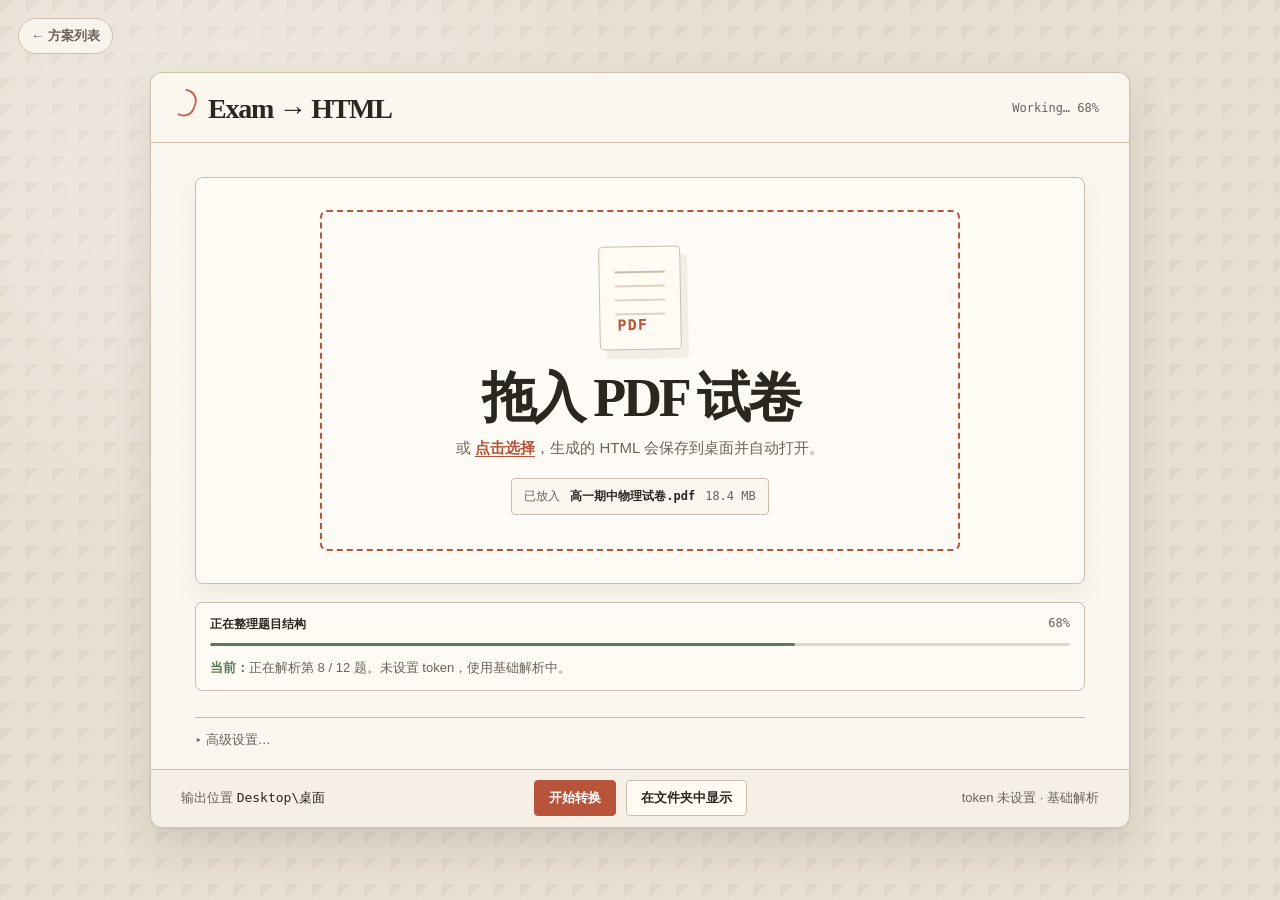
<file: docs/ui-prototypes/04-desk-drawer.html>
<!DOCTYPE html>
<html lang="zh-CN">
<head>
  <meta charset="UTF-8">
  <meta name="viewport" content="width=device-width, initial-scale=1.0">
  <title>04 Desk Drawer · Exam to HTML</title>
  <style>
    :root {
      --desk: #e8dfd3;
      --paper: #fbf7ef;
      --ink: #2a2620;
      --muted: #6b6258;
      --rule: #c9beae;
      --rule-soft: #ddd2c2;
      --red-ink: #b8543a;
      --green: #5c7a5a;
      --green-soft: #eef4ea;
      --shadow: 0 18px 42px rgba(55, 42, 29, 0.12), 0 2px 3px rgba(55, 42, 29, 0.06);
      --mono: "IBM Plex Mono", ui-monospace, SFMono-Regular, Menlo, Consolas, monospace;
    }

    * { box-sizing: border-box; }
    html, body { height: 100%; }
    body {
      margin: 0;
      display: grid;
      place-items: center;
      padding: 24px;
      color: var(--ink);
      background:
        radial-gradient(circle at 18% 18%, rgba(255,255,255,0.32), transparent 28rem),
        linear-gradient(135deg, rgba(100,73,45,0.06) 25%, transparent 25%) 0 0 / 26px 26px,
        var(--desk);
      font-family: "IBM Plex Sans", -apple-system, BlinkMacSystemFont, "Segoe UI", "PingFang SC", "Microsoft YaHei", sans-serif;
    }
    button, input { font: inherit; }
    .back { position: fixed; left: 18px; top: 18px; z-index: 10; color: var(--muted); text-decoration: none; font-size: 13px; font-weight: 700; background: rgba(251,247,239,0.85); border: 1px solid var(--rule); border-radius: 999px; padding: 8px 12px; }

    .window {
      width: min(980px, 100%);
      min-height: min(720px, calc(100vh - 48px));
      display: grid;
      grid-template-rows: 70px 1fr auto;
      border: 1px solid rgba(118, 95, 71, 0.35);
      border-radius: 12px;
      background: var(--paper);
      box-shadow: var(--shadow);
      position: relative;
      overflow: hidden;
    }
    .window::before { content: ""; position: absolute; inset: 0; pointer-events: none; background: repeating-linear-gradient(0deg, transparent 0 31px, rgba(201,190,174,0.22) 32px); opacity: 0.32; }
    .window > * { position: relative; }

    .topbar { display: flex; align-items: center; justify-content: space-between; padding: 0 30px; border-bottom: 1px solid var(--rule); background: rgba(251,247,239,0.78); }
    .title { display: flex; align-items: baseline; gap: 12px; }
    .title h1 { margin: 0; font-family: Georgia, "Times New Roman", "Songti SC", serif; font-size: 28px; letter-spacing: -0.045em; }
    .clip { width: 15px; height: 28px; border: 2px solid var(--red-ink); border-left: 0; border-radius: 0 12px 12px 0; transform: rotate(18deg); opacity: 0.86; }
    .status { color: var(--muted); font: 12px var(--mono); }

    .desk { padding: 34px 44px 26px; display: grid; grid-template-rows: 1fr auto; gap: 18px; min-height: 0; }
    .paper-card {
      min-height: 360px;
      display: grid;
      place-items: center;
      border: 1px solid var(--rule);
      border-radius: 8px;
      background: rgba(255,252,246,0.78);
      box-shadow: inset 0 1px 0 rgba(255,255,255,0.82), 0 10px 24px rgba(93, 67, 42, 0.08);
      padding: 32px;
    }
    .drop-border {
      width: min(640px, 100%);
      min-height: 300px;
      display: grid;
      place-items: center;
      border: 2px dashed var(--red-ink);
      border-radius: 7px;
      text-align: center;
      padding: 34px;
      background: rgba(255,255,255,0.22);
    }
    .sheet-icon { width: 82px; height: 104px; margin: 0 auto 22px; border: 1.5px solid var(--rule); border-radius: 5px; background: #fffaf2; position: relative; transform: rotate(-1deg); box-shadow: 7px 9px 0 rgba(201,190,174,0.22); }
    .sheet-icon::before { content: ""; position: absolute; left: 15px; right: 15px; top: 24px; height: 2px; background: var(--rule); box-shadow: 0 14px 0 var(--rule-soft), 0 28px 0 var(--rule-soft), 0 42px 0 var(--rule-soft); }
    .sheet-icon::after { content: "PDF"; position: absolute; left: 17px; bottom: 15px; color: var(--red-ink); font: 800 15px var(--mono); letter-spacing: 0.08em; }
    .drop-border h2 { margin: 0; font-family: Georgia, "Times New Roman", "Songti SC", serif; font-size: clamp(34px, 5vw, 54px); letter-spacing: -0.06em; line-height: 0.98; }
    .drop-border p { margin: 14px 0 0; color: var(--muted); font-size: 15px; }
    .drop-border a { color: var(--red-ink); font-weight: 800; text-decoration: none; border-bottom: 1px solid currentColor; }
    .file-note { display: inline-flex; align-items: center; gap: 10px; margin-top: 20px; padding: 9px 12px; border: 1px solid var(--rule); border-radius: 4px; background: rgba(251,247,239,0.88); color: var(--muted); font: 12px var(--mono); }
    .file-note b { color: var(--ink); }

    .progress { border: 1px solid var(--rule); border-radius: 7px; background: rgba(255,252,246,0.76); overflow: hidden; }
    .progress-head { display: flex; justify-content: space-between; gap: 18px; padding: 13px 14px 10px; color: var(--muted); font: 12px var(--mono); }
    .progress-head b { color: var(--ink); font-family: "IBM Plex Sans", sans-serif; }
    .hairline { height: 3px; margin: 0 14px 13px; border-radius: 999px; background: rgba(201,190,174,0.55); overflow: hidden; }
    .hairline div { width: 68%; height: 100%; border-radius: inherit; background: var(--green); }
    .progress-text { padding: 0 14px 13px; color: var(--muted); font-size: 13px; }
    .progress-text strong { color: var(--green); }

    .advanced { padding: 0 44px 20px; }
    details { border-top: 1px solid var(--rule); padding-top: 13px; }
    summary { width: fit-content; cursor: pointer; color: var(--muted); font-size: 13px; list-style: none; }
    summary::-webkit-details-marker { display: none; }
    summary::before { content: "▸ "; }
    details[open] summary::before { content: "▾ "; }
    .adv-grid { margin-top: 12px; display: grid; grid-template-columns: 1fr auto; gap: 10px; align-items: end; }
    .adv-grid label span { display: block; margin-bottom: 6px; color: var(--muted); font-size: 12px; }
    .adv-grid input { width: 100%; height: 34px; border: 1px solid var(--rule); border-radius: 4px; padding: 0 10px; background: #fffaf2; }
    .adv-grid button { height: 34px; border: 1px solid var(--rule); border-radius: 4px; background: #fffaf2; color: var(--ink); font-weight: 800; }
    .adv-grid p { grid-column: 1 / -1; margin: 0; color: var(--muted); font-size: 12px; }

    .tray { min-height: 58px; display: grid; grid-template-columns: 1fr auto 1fr; gap: 18px; align-items: center; padding: 0 30px; border-top: 1px solid var(--rule); background: rgba(235,226,214,0.42); color: var(--muted); font-size: 13px; }
    .tray code { color: var(--ink); font-family: var(--mono); }
    .tray .center { display: flex; gap: 10px; }
    .tray button { height: 36px; padding: 0 14px; border: 1px solid var(--rule); border-radius: 4px; background: #fffaf2; color: var(--ink); font-weight: 850; cursor: pointer; }
    .tray .primary { color: #fff; border-color: var(--red-ink); background: var(--red-ink); }
    .tray .right { text-align: right; }

    button:focus-visible, a:focus-visible, input:focus-visible, summary:focus-visible { outline: 3px solid rgba(184, 84, 58, 0.26); outline-offset: 2px; }

    @media (max-width: 780px) {
      body { padding: 14px; }
      .window { min-height: auto; }
      .topbar, .desk, .advanced, .tray { padding-left: 20px; padding-right: 20px; }
      .tray { grid-template-columns: 1fr; padding-top: 14px; padding-bottom: 14px; }
      .tray .right { text-align: left; }
      .drop-border h2 { font-size: 34px; }
    }
  </style>
</head>
<body>
  <a class="back" href="index.html">← 方案列表</a>
  <section class="window" aria-label="Desk Drawer UI prototype">
    <header class="topbar">
      <div class="title"><span class="clip" aria-hidden="true"></span><h1>Exam → HTML</h1></div>
      <div class="status">Working… 68%</div>
    </header>

    <main class="desk">
      <section class="paper-card" aria-label="纸张拖放区">
        <div class="drop-border">
          <div>
            <div class="sheet-icon" aria-hidden="true"></div>
            <h2>拖入 PDF 试卷</h2>
            <p>或 <a href="#">点击选择</a>，生成的 HTML 会保存到桌面并自动打开。</p>
            <div class="file-note"><span>已放入</span><b>高一期中物理试卷.pdf</b><span>18.4 MB</span></div>
          </div>
        </div>
      </section>

      <section class="progress" aria-live="polite" aria-label="转换进度">
        <div class="progress-head"><b>正在整理题目结构</b><span>68%</span></div>
        <div class="hairline"><div></div></div>
        <div class="progress-text"><strong>当前：</strong>正在解析第 8 / 12 题。未设置 token，使用基础解析中。</div>
      </section>
    </main>

    <section class="advanced">
      <details>
        <summary>高级设置…</summary>
        <div class="adv-grid">
          <label><span>MinerU API Token（可选）</span><input type="password" placeholder="不填也能用"></label>
          <button>保存</button>
          <p>填了之后能识别题目类型（单选 / 多选 / 解答）。</p>
        </div>
      </details>
    </section>

    <footer class="tray">
      <div>输出位置 <code>Desktop\桌面</code></div>
      <div class="center"><button class="primary">开始转换</button><button>在文件夹中显示</button></div>
      <div class="right">token 未设置 · 基础解析</div>
    </footer>
  </section>
</body>
</html>
</file>
